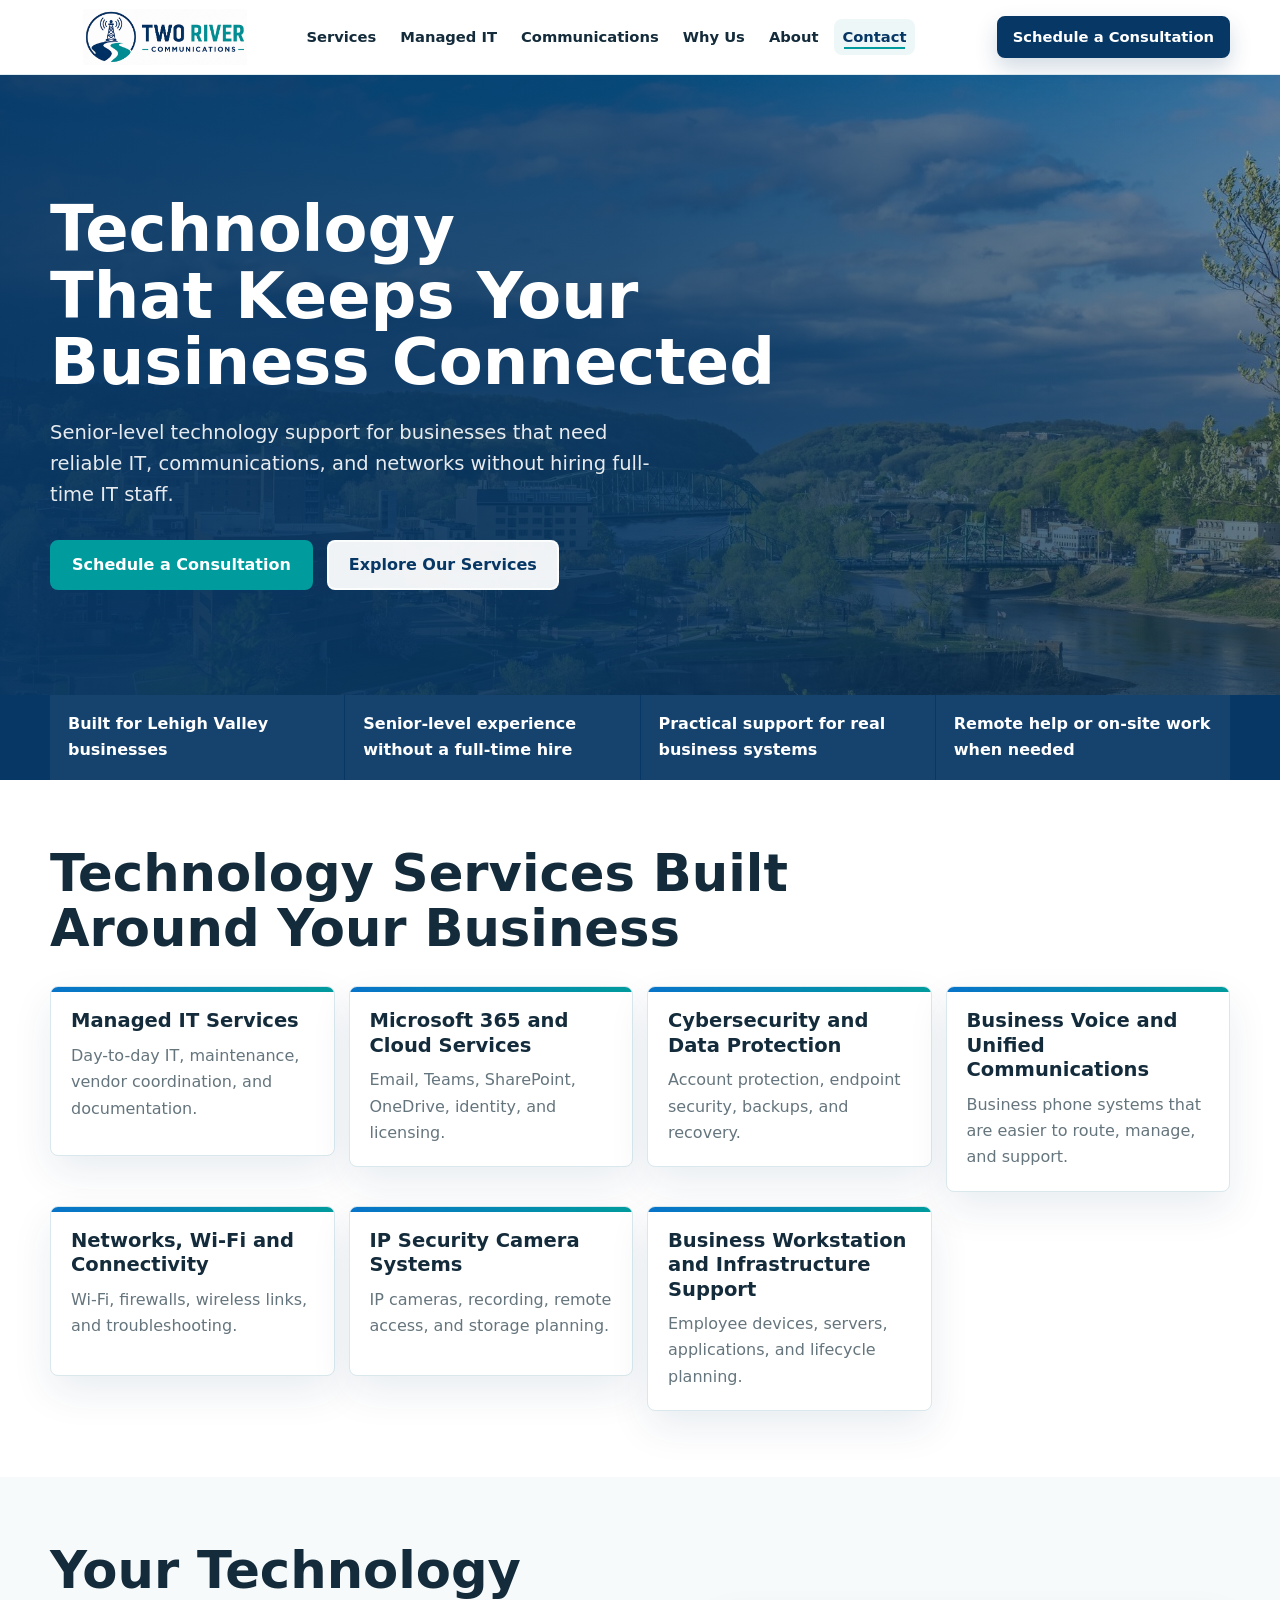
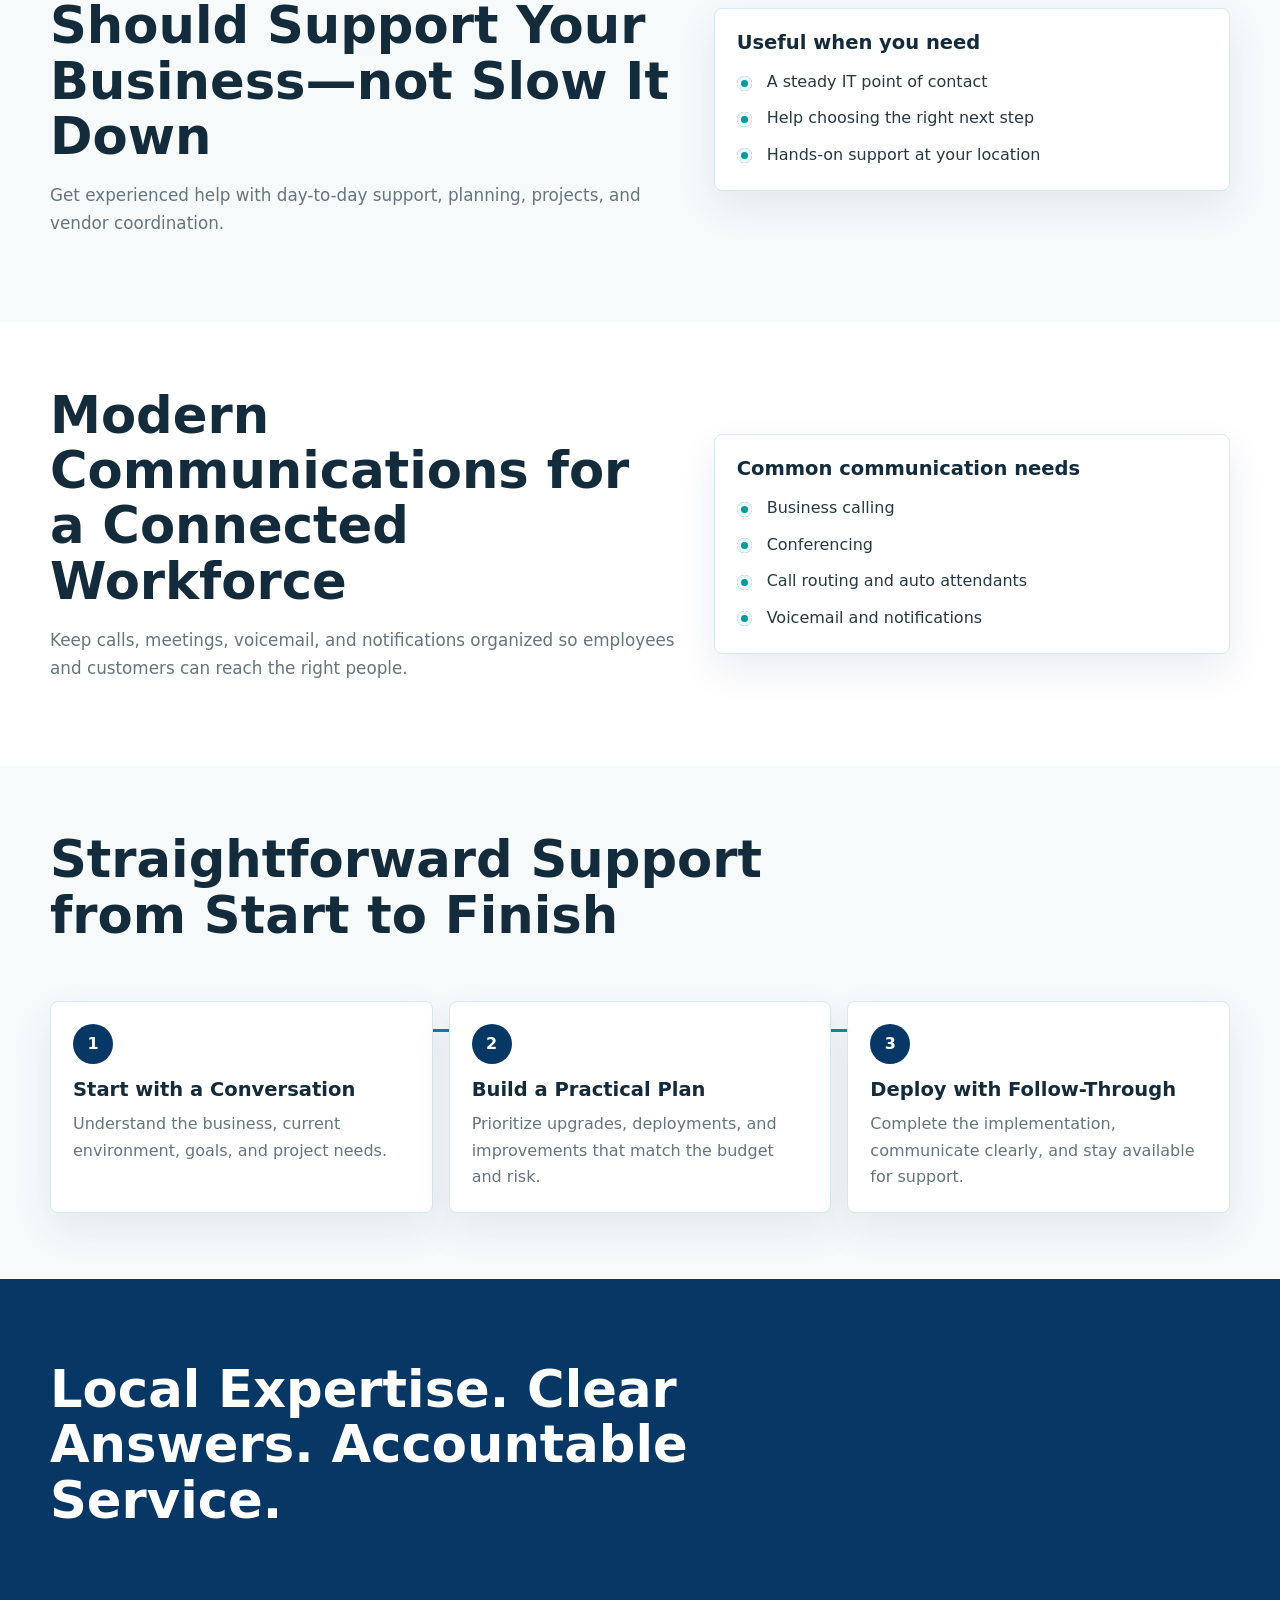
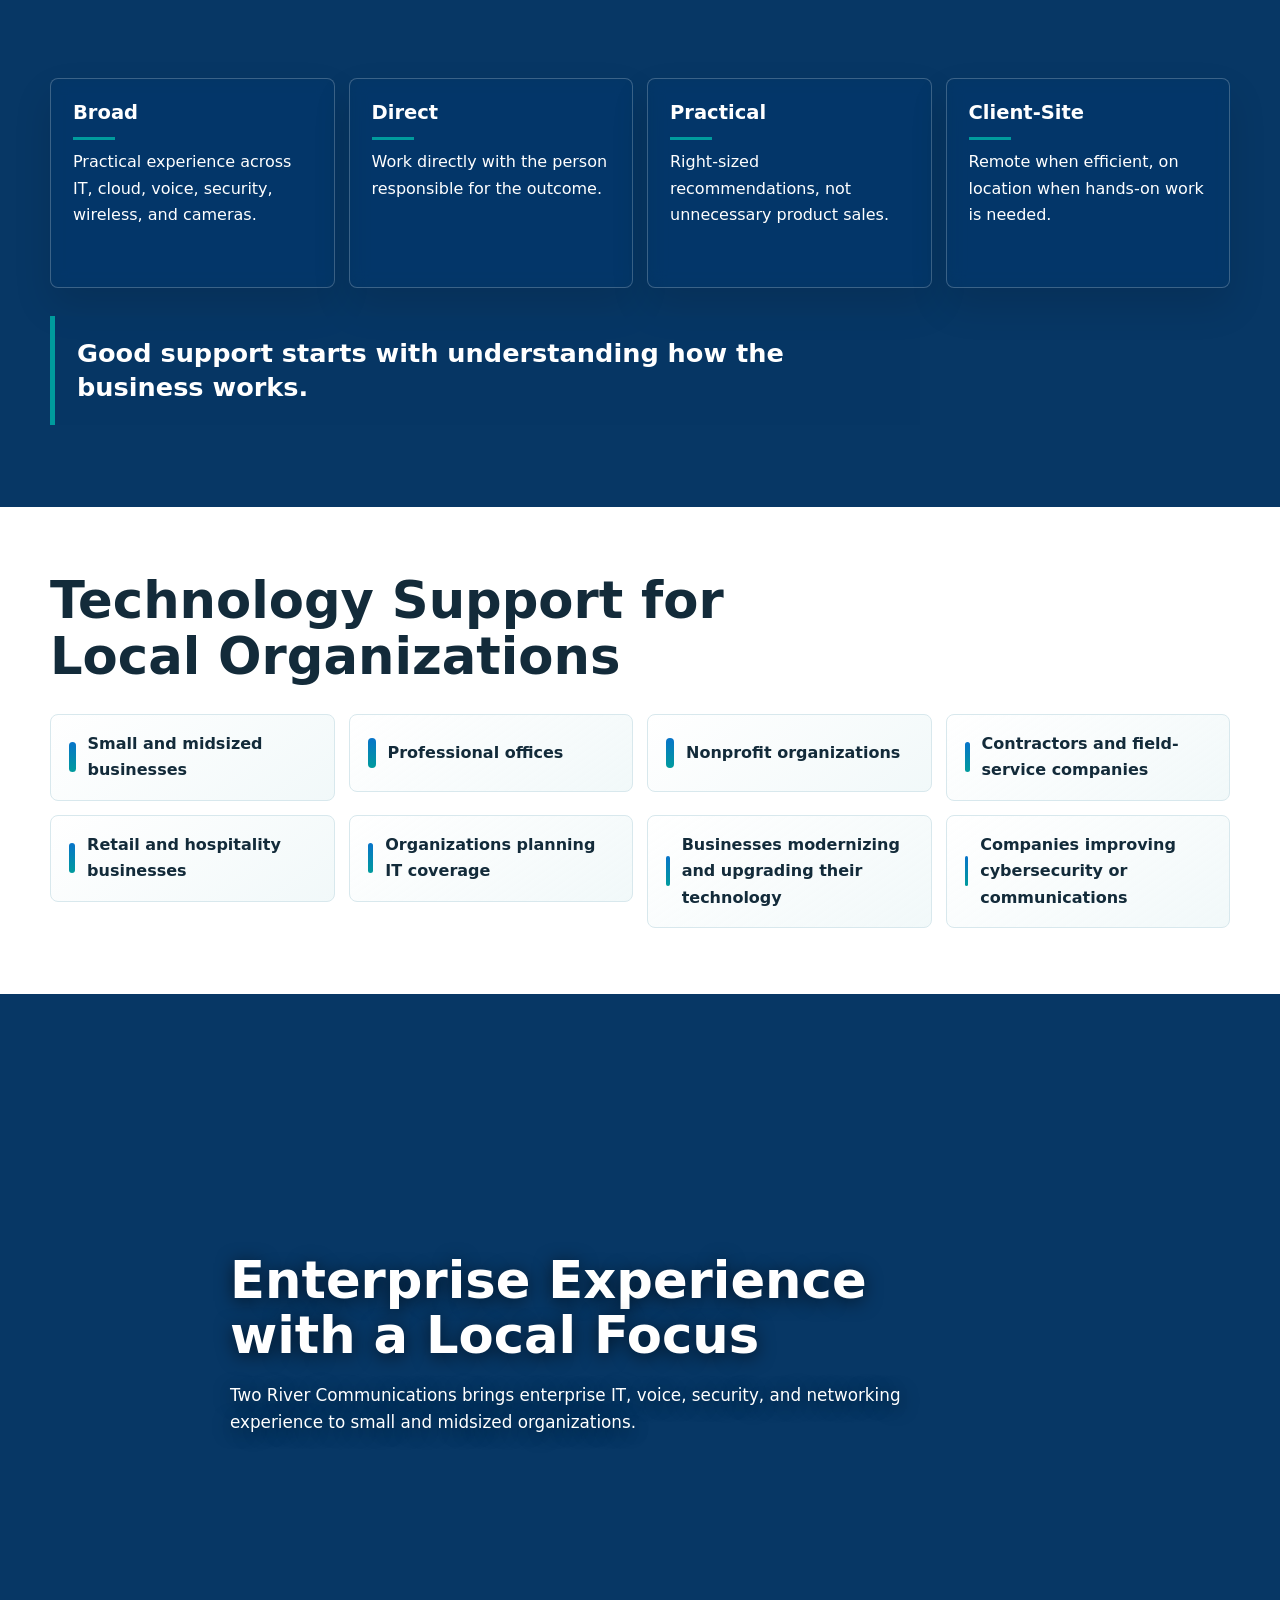
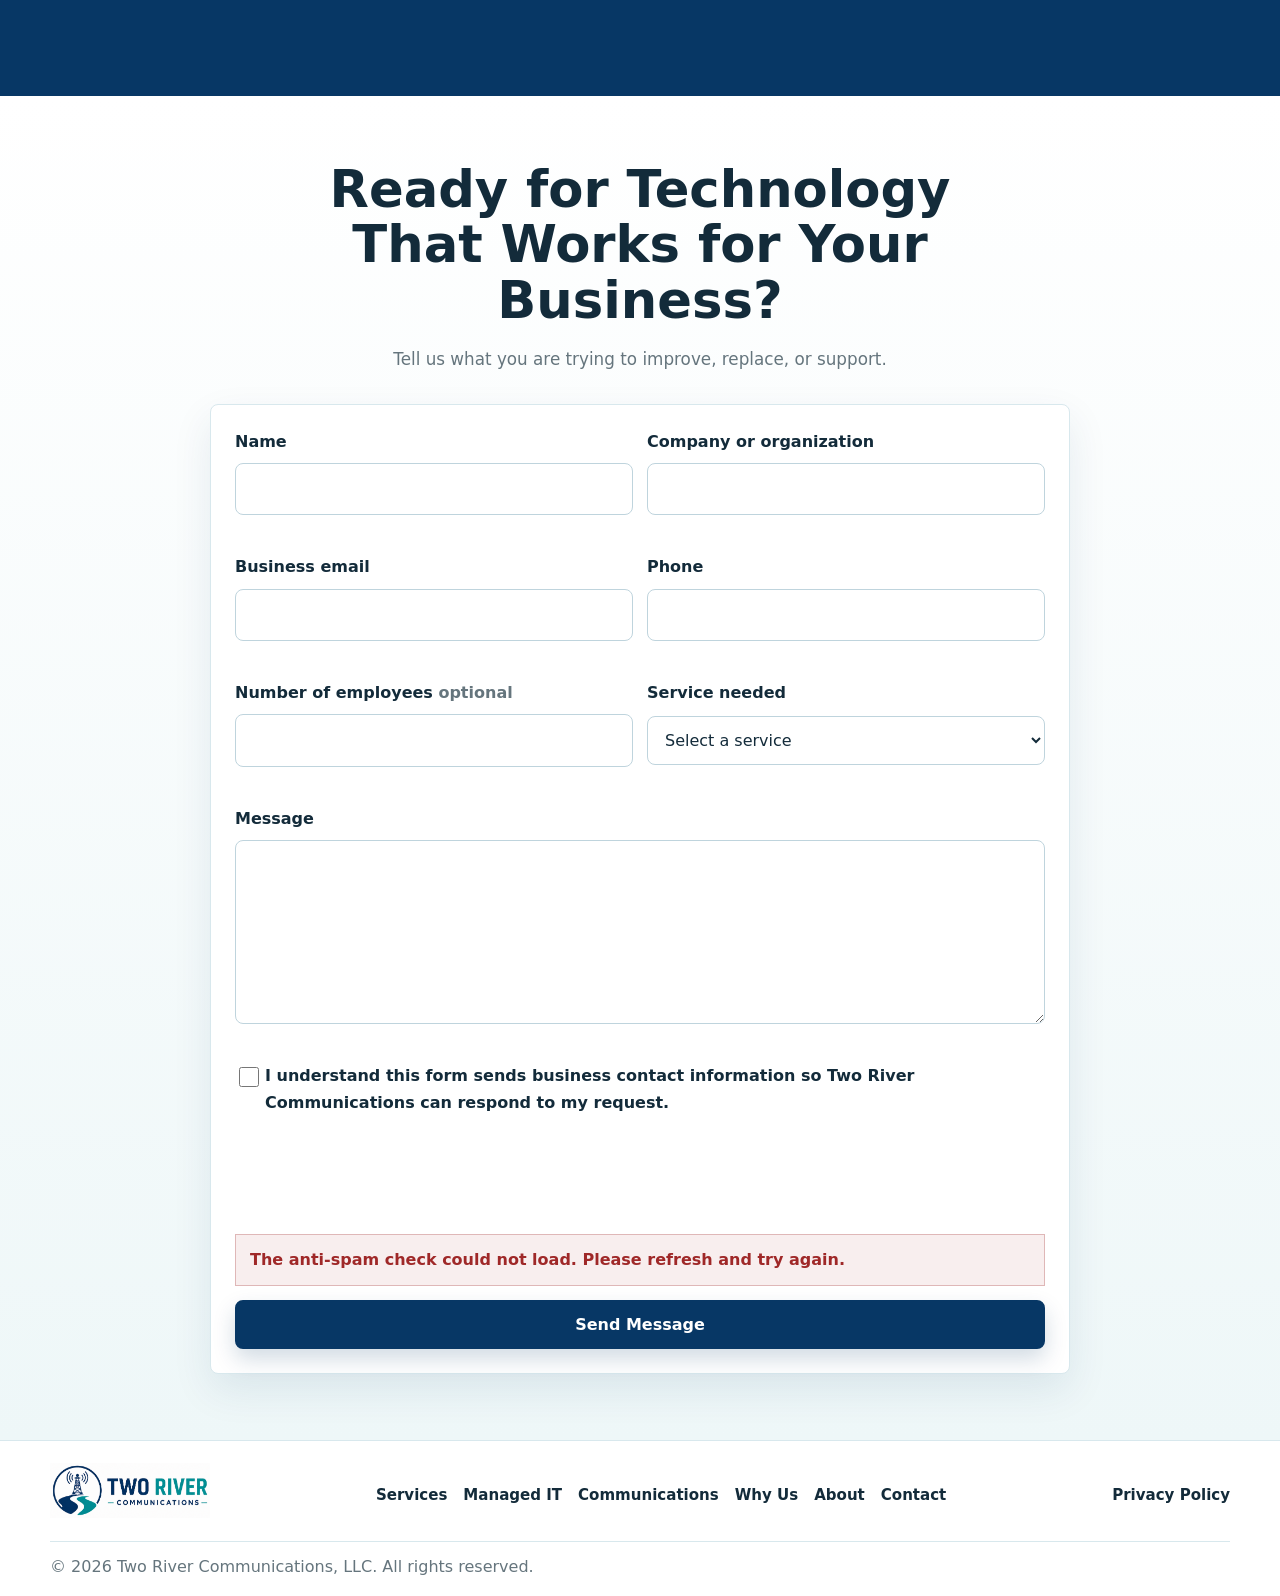
<file: index.html>
<!DOCTYPE html>
<html lang="en">
  <head>
    <meta charset="utf-8">
    <meta name="viewport" content="width=device-width, initial-scale=1">
    <title>Two River Communications | Business IT Support in the Lehigh Valley</title>
    <meta name="description" content="Two River Communications provides managed IT services, Microsoft 365 support, cybersecurity, business voice, networking, IP security camera systems, and connectivity for organizations in the Lehigh Valley and surrounding area.">
    <link rel="canonical" href="https://tworivercomms.com/">
    <meta property="og:type" content="website">
    <meta property="og:title" content="Two River Communications | Business IT Support in the Lehigh Valley">
    <meta property="og:description" content="Managed IT, Microsoft 365, cybersecurity, business voice, networking, IP security camera systems, and connectivity for the Lehigh Valley and surrounding area.">
    <meta property="og:url" content="https://tworivercomms.com/">
    <meta property="og:image" content="https://tworivercomms.com/assets/two-river-communications-logo.png">
    <meta name="twitter:card" content="summary_large_image">
    <meta name="twitter:title" content="Two River Communications | Business IT Support in the Lehigh Valley">
    <meta name="twitter:description" content="Responsive business IT, communications, camera system, and connectivity support for the Lehigh Valley and surrounding area.">
    <meta name="twitter:image" content="https://tworivercomms.com/assets/two-river-communications-logo.png">
    <link rel="icon" href="assets/two-river-communications-logo.png">
    <link rel="preload" href="assets/two-river-communications-logo.png" as="image">
    <link rel="preload" href="assets/lehigh-valley-river-view.jpg" as="image">
    <link rel="preload" href="assets/easton-circle.jpg" as="image">
    <link rel="stylesheet" href="css/styles.css">
    <script type="application/ld+json">
      {
        "@context": "https://schema.org",
        "@type": "ProfessionalService",
        "name": "Two River Communications",
        "legalName": "Two River Communications, LLC",
        "description": "Business technology and communications support for organizations in the Lehigh Valley and surrounding area.",
        "areaServed": [
          "Lehigh Valley, Pennsylvania"
        ]
      }
    </script>
  </head>
  <body>
    <a class="skip-link" href="#main">Skip to content</a>

    <header class="site-header" data-site-header>
      <div class="container header-inner">
        <a class="brand" href="#top" aria-label="Two River Communications top of page">
          <img src="assets/two-river-communications-logo.png" alt="Two River Communications logo" width="1158" height="396">
        </a>

        <button class="menu-toggle" type="button" aria-expanded="false" aria-controls="site-navigation" data-menu-toggle>
          <span class="menu-toggle__bar"></span>
          <span class="menu-toggle__bar"></span>
          <span class="menu-toggle__bar"></span>
          <span class="sr-only">Menu</span>
        </button>

        <nav class="site-nav" id="site-navigation" aria-label="Primary navigation" data-site-nav>
          <a href="#services">Services</a>
          <a href="#managed-it">Managed IT</a>
          <a href="#communications">Communications</a>
          <a href="#why">Why Us</a>
          <a href="#about">About</a>
          <a href="#contact">Contact</a>
          <a class="button button--small" href="#contact">Schedule a Consultation</a>
        </nav>
      </div>
    </header>

    <main id="main">
      <section class="hero section" id="top" aria-labelledby="hero-title">
        <div class="container hero-grid">
          <div class="hero-copy reveal">
            <h1 id="hero-title">Technology That Keeps Your Business Connected</h1>
            <p class="hero-lede">Senior-level technology support for businesses that need reliable IT, communications, and networks without hiring full-time IT staff.</p>
            <div class="hero-actions">
              <a class="button" href="#contact">Schedule a Consultation</a>
              <a class="button button--secondary" href="#services">Explore Our Services</a>
            </div>
          </div>
        </div>
      </section>

      <section class="trust-strip" aria-label="Company trust points">
        <div class="container trust-grid">
          <p>Built for Lehigh Valley businesses</p>
          <p>Senior-level experience without a full-time hire</p>
          <p>Practical support for real business systems</p>
          <p>Remote help or on-site work when needed</p>
        </div>
      </section>

      <section class="section" id="services" aria-labelledby="services-title">
        <div class="container">
          <div class="section-intro reveal">
            <h2 id="services-title">Technology Services Built Around Your Business</h2>
          </div>

          <div class="card-grid services-grid">
            <article class="service-card reveal" tabindex="0">
              <h3>Managed IT Services</h3>
              <p>Day-to-day IT, maintenance, vendor coordination, and documentation.</p>
            </article>

            <article class="service-card reveal" tabindex="0">
              <h3>Microsoft 365 and Cloud Services</h3>
              <p>Email, Teams, SharePoint, OneDrive, identity, and licensing.</p>
            </article>

            <article class="service-card reveal" tabindex="0">
              <h3>Cybersecurity and Data Protection</h3>
              <p>Account protection, endpoint security, backups, and recovery.</p>
            </article>

            <article class="service-card reveal" tabindex="0">
              <h3>Business Voice and Unified Communications</h3>
              <p>Business phone systems that are easier to route, manage, and support.</p>
            </article>

            <article class="service-card reveal" tabindex="0">
              <h3>Networks, Wi-Fi and Connectivity</h3>
              <p>Wi-Fi, firewalls, wireless links, and troubleshooting.</p>
            </article>

            <article class="service-card reveal" tabindex="0">
              <h3>IP Security Camera Systems</h3>
              <p>IP cameras, recording, remote access, and storage planning.</p>
            </article>

            <article class="service-card reveal" tabindex="0">
              <h3>Business Workstation and Infrastructure Support</h3>
              <p>Employee devices, servers, applications, and lifecycle planning.</p>
            </article>
          </div>
        </div>
      </section>

      <section class="section feature-band" id="managed-it" aria-labelledby="managed-it-title">
        <div class="container two-column">
          <div class="feature-copy reveal reveal--from-left">
            <h2 id="managed-it-title">Your Technology Should Support Your Business&mdash;not Slow It Down</h2>
            <p>Get experienced help with day-to-day support, planning, projects, and vendor coordination.</p>
          </div>
          <div class="check-panel reveal reveal--from-right">
            <h3>Useful when you need</h3>
            <ul class="check-list">
              <li>A steady IT point of contact</li>
              <li>Help choosing the right next step</li>
              <li>Hands-on support at your location</li>
            </ul>
          </div>
        </div>
      </section>

      <section class="section" id="communications" aria-labelledby="communications-title">
        <div class="container two-column">
          <div class="feature-copy reveal reveal--from-left">
            <h2 id="communications-title">Modern Communications for a Connected Workforce</h2>
            <p>Keep calls, meetings, voicemail, and notifications organized so employees and customers can reach the right people.</p>
          </div>
          <div class="check-panel reveal reveal--from-right">
            <h3>Common communication needs</h3>
            <ul class="check-list">
              <li>Business calling</li>
              <li>Conferencing</li>
              <li>Call routing and auto attendants</li>
              <li>Voicemail and notifications</li>
            </ul>
          </div>
        </div>
      </section>

      <section class="section process-section" aria-labelledby="process-title">
        <div class="container">
          <div class="section-intro reveal">
            <h2 id="process-title">Straightforward Support from Start to Finish</h2>
          </div>
          <ol class="timeline">
            <li class="reveal">
              <span class="timeline-number">1</span>
              <h3>Start with a Conversation</h3>
              <p>Understand the business, current environment, goals, and project needs.</p>
            </li>
            <li class="reveal">
              <span class="timeline-number">2</span>
              <h3>Build a Practical Plan</h3>
              <p>Prioritize upgrades, deployments, and improvements that match the budget and risk.</p>
            </li>
            <li class="reveal">
              <span class="timeline-number">3</span>
              <h3>Deploy with Follow-Through</h3>
              <p>Complete the implementation, communicate clearly, and stay available for support.</p>
            </li>
          </ol>
        </div>
      </section>

      <section class="section dark-section" id="why" aria-labelledby="why-title">
        <div class="container">
          <div class="section-intro reveal">
            <h2 id="why-title">Local Expertise. Clear Answers. Accountable Service.</h2>
          </div>
          <div class="benefit-grid">
            <article class="benefit-block reveal">
              <h3>Broad</h3>
              <p>Practical experience across IT, cloud, voice, security, wireless, and cameras.</p>
            </article>
            <article class="benefit-block reveal">
              <h3>Direct</h3>
              <p>Work directly with the person responsible for the outcome.</p>
            </article>
            <article class="benefit-block reveal">
              <h3>Practical</h3>
              <p>Right-sized recommendations, not unnecessary product sales.</p>
            </article>
            <article class="benefit-block reveal">
              <h3>Client-Site</h3>
              <p>Remote when efficient, on location when hands-on work is needed.</p>
            </article>
          </div>
          <p class="featured-statement reveal">Good support starts with understanding how the business works.</p>
        </div>
      </section>

      <section class="section" aria-labelledby="serve-title">
        <div class="container">
          <div class="section-intro reveal">
            <h2 id="serve-title">Technology Support for Local Organizations</h2>
          </div>
          <div class="industry-grid">
            <article class="industry-card reveal">Small and midsized businesses</article>
            <article class="industry-card reveal">Professional offices</article>
            <article class="industry-card reveal">Nonprofit organizations</article>
            <article class="industry-card reveal">Contractors and field-service companies</article>
            <article class="industry-card reveal">Retail and hospitality businesses</article>
            <article class="industry-card reveal">Organizations planning IT coverage</article>
            <article class="industry-card reveal">Businesses modernizing and upgrading their technology</article>
            <article class="industry-card reveal">Companies improving cybersecurity or communications</article>
          </div>
        </div>
      </section>

      <section class="section feature-band about-band" id="about" aria-labelledby="about-title">
        <div class="container narrow-section">
          <div class="feature-copy reveal">
            <h2 id="about-title">Enterprise Experience with a Local Focus</h2>
            <p>Two River Communications brings enterprise IT, voice, security, and networking experience to small and midsized organizations.</p>
          </div>
        </div>
      </section>

      <section class="section contact-section" id="contact" aria-labelledby="contact-title">
        <div class="container">
          <div class="section-intro contact-intro reveal">
            <h2 id="contact-title">Ready for Technology That Works for Your Business?</h2>
            <p>Tell us what you are trying to improve, replace, or support.</p>
          </div>

          <div class="contact-grid">
            <form class="contact-form reveal" action="/api/contact" method="post" novalidate data-contact-form>
              <div class="form-row">
                <label for="name">Name</label>
                <input id="name" name="name" type="text" autocomplete="name" required maxlength="100">
                <span class="field-error" id="name-error"></span>
              </div>
              <div class="form-row">
                <label for="company">Company or organization</label>
                <input id="company" name="company" type="text" autocomplete="organization" required maxlength="120">
                <span class="field-error" id="company-error"></span>
              </div>
              <div class="form-row">
                <label for="email">Business email</label>
                <input id="email" name="email" type="email" autocomplete="email" required maxlength="160">
                <span class="field-error" id="email-error"></span>
              </div>
              <div class="form-row">
                <label for="phone">Phone</label>
                <input id="phone" name="phone" type="tel" autocomplete="tel" required maxlength="40">
                <span class="field-error" id="phone-error"></span>
              </div>
              <div class="form-row">
                <label for="employees">Number of employees <span>optional</span></label>
                <input id="employees" name="employees" type="text" inputmode="numeric" maxlength="30">
                <span class="field-error" id="employees-error"></span>
              </div>
              <div class="form-row">
                <label for="service">Service needed</label>
                <select id="service" name="service" required>
                  <option value="">Select a service</option>
                  <option>Managed IT Services</option>
                  <option>Microsoft 365 or Cloud Services</option>
                  <option>Cybersecurity</option>
                  <option>Business Voice or VoIP</option>
                  <option>Network or Managed Wi-Fi</option>
                  <option>IP Security Camera Systems</option>
                  <option>Fixed Wireless or Connectivity</option>
                  <option>Workstation or Infrastructure Support</option>
                  <option>Technology Consulting</option>
                  <option>Other</option>
                </select>
                <span class="field-error" id="service-error"></span>
              </div>
              <div class="form-row form-row--full">
                <label for="message">Message</label>
                <textarea id="message" name="message" rows="6" required maxlength="2000"></textarea>
                <span class="field-error" id="message-error"></span>
              </div>
              <div class="form-row form-row--full checkbox-row">
                <input id="privacy" name="privacy" type="checkbox" required>
                <label for="privacy">I understand this form sends business contact information so Two River Communications can respond to my request.</label>
                <span class="field-error" id="privacy-error"></span>
              </div>
              <div class="form-row form-row--full turnstile-row" data-turnstile-row hidden>
                <div class="cf-turnstile" data-sitekey="0x4AAAAAAD-ZqJrwyuQvV1Kd" data-action="turnstile-spin-v2" data-turnstile-widget></div>
              </div>
              <div class="form-status" role="status" aria-live="polite" data-form-status></div>
              <div class="honeypot" aria-hidden="true">
                <label for="website">Website</label>
                <input id="website" name="website" type="text" tabindex="-1" autocomplete="off">
              </div>
              <button class="button" type="submit" data-submit-button>Send Message</button>
            </form>
          </div>
        </div>
      </section>
    </main>

    <footer class="site-footer">
      <div class="container footer-grid">
        <div>
          <a class="footer-brand" href="#top" aria-label="Two River Communications top of page">
            <img src="assets/two-river-communications-logo.png" alt="Two River Communications logo" width="1158" height="396" loading="lazy">
          </a>
        </div>
        <nav aria-label="Footer navigation">
          <a href="#services">Services</a>
          <a href="#managed-it">Managed IT</a>
          <a href="#communications">Communications</a>
          <a href="#why">Why Us</a>
          <a href="#about">About</a>
          <a href="#contact">Contact</a>
        </nav>
        <div class="footer-contact">
          <a href="#contact" data-footer-phone hidden>[PHONE NUMBER]</a>
          <a href="mailto:[EMAIL ADDRESS]" data-footer-email hidden>[EMAIL ADDRESS]</a>
          <a href="privacy-policy.html">Privacy Policy</a>
        </div>
      </div>
      <div class="container footer-bottom">
        <p>&copy; <span data-current-year></span> Two River Communications, LLC. All rights reserved.</p>
      </div>
    </footer>

    <script src="js/main.js" defer></script>
  </body>
</html>
</file>
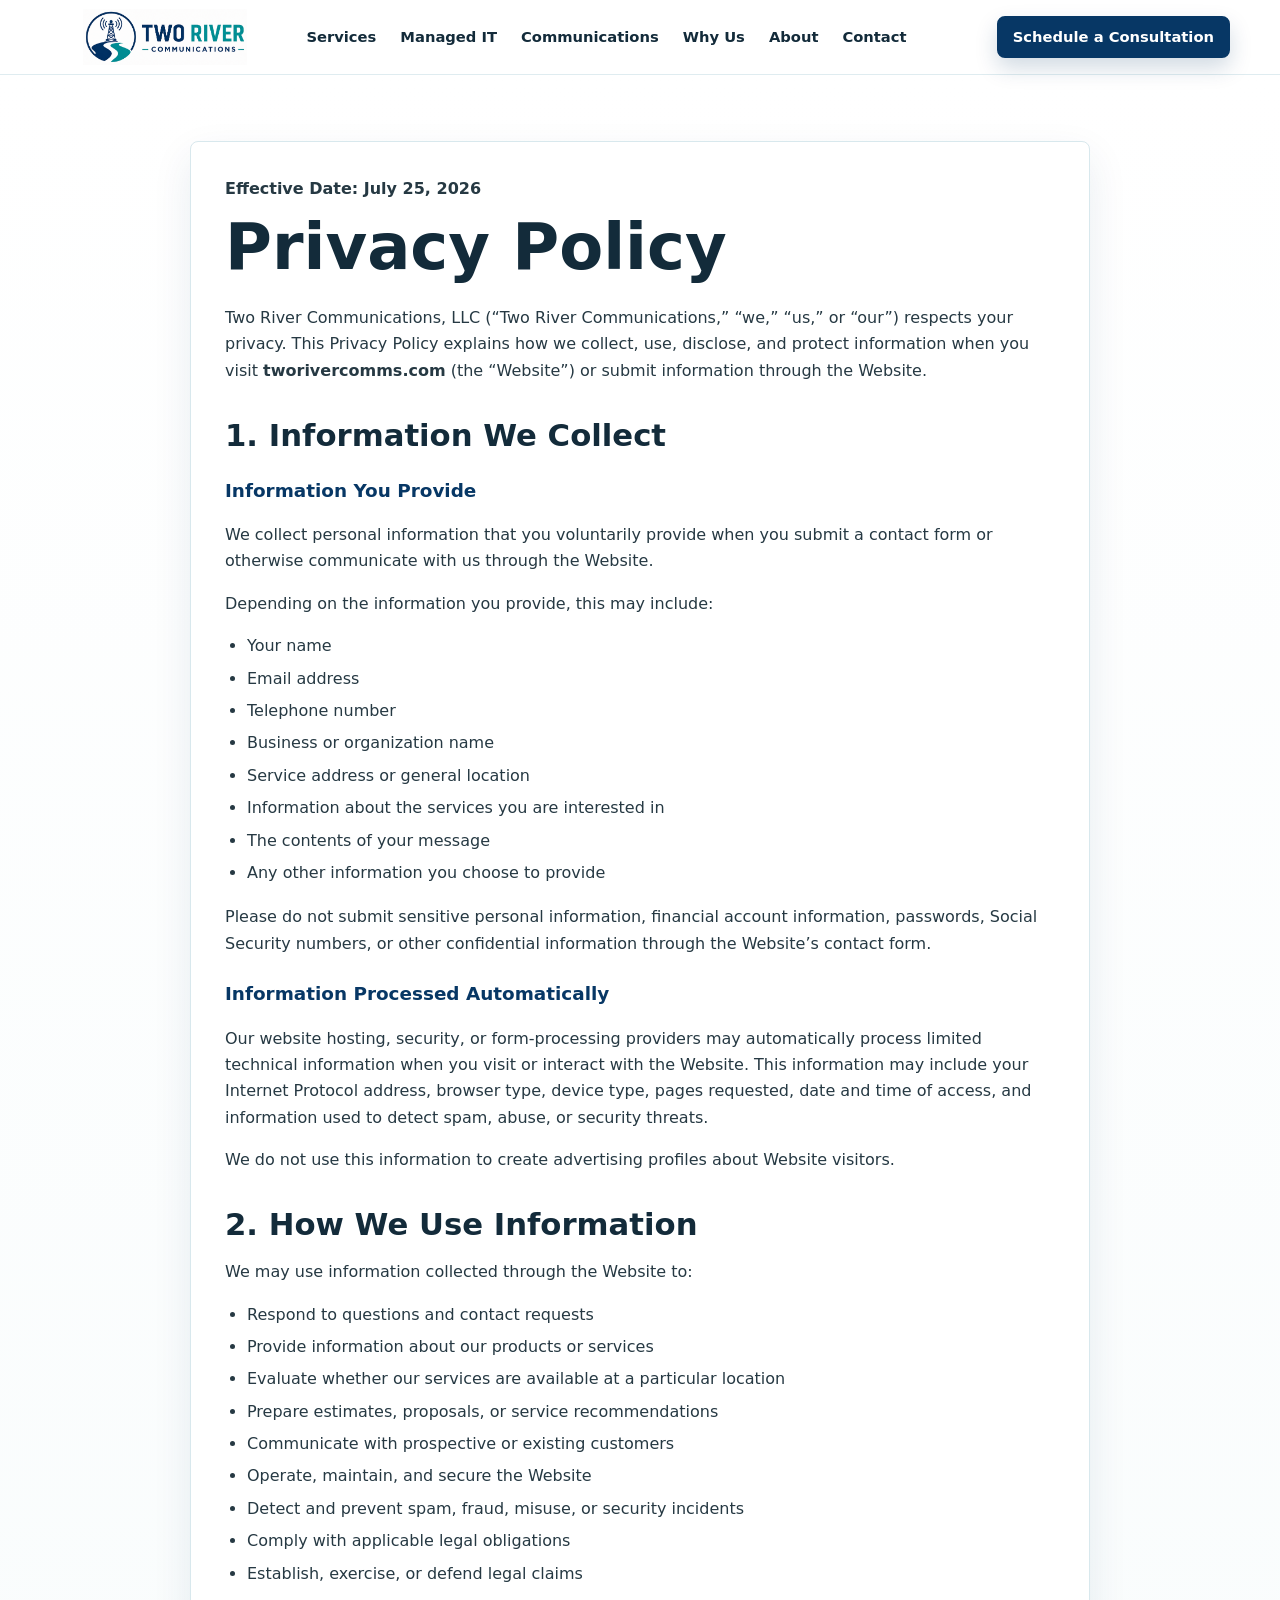
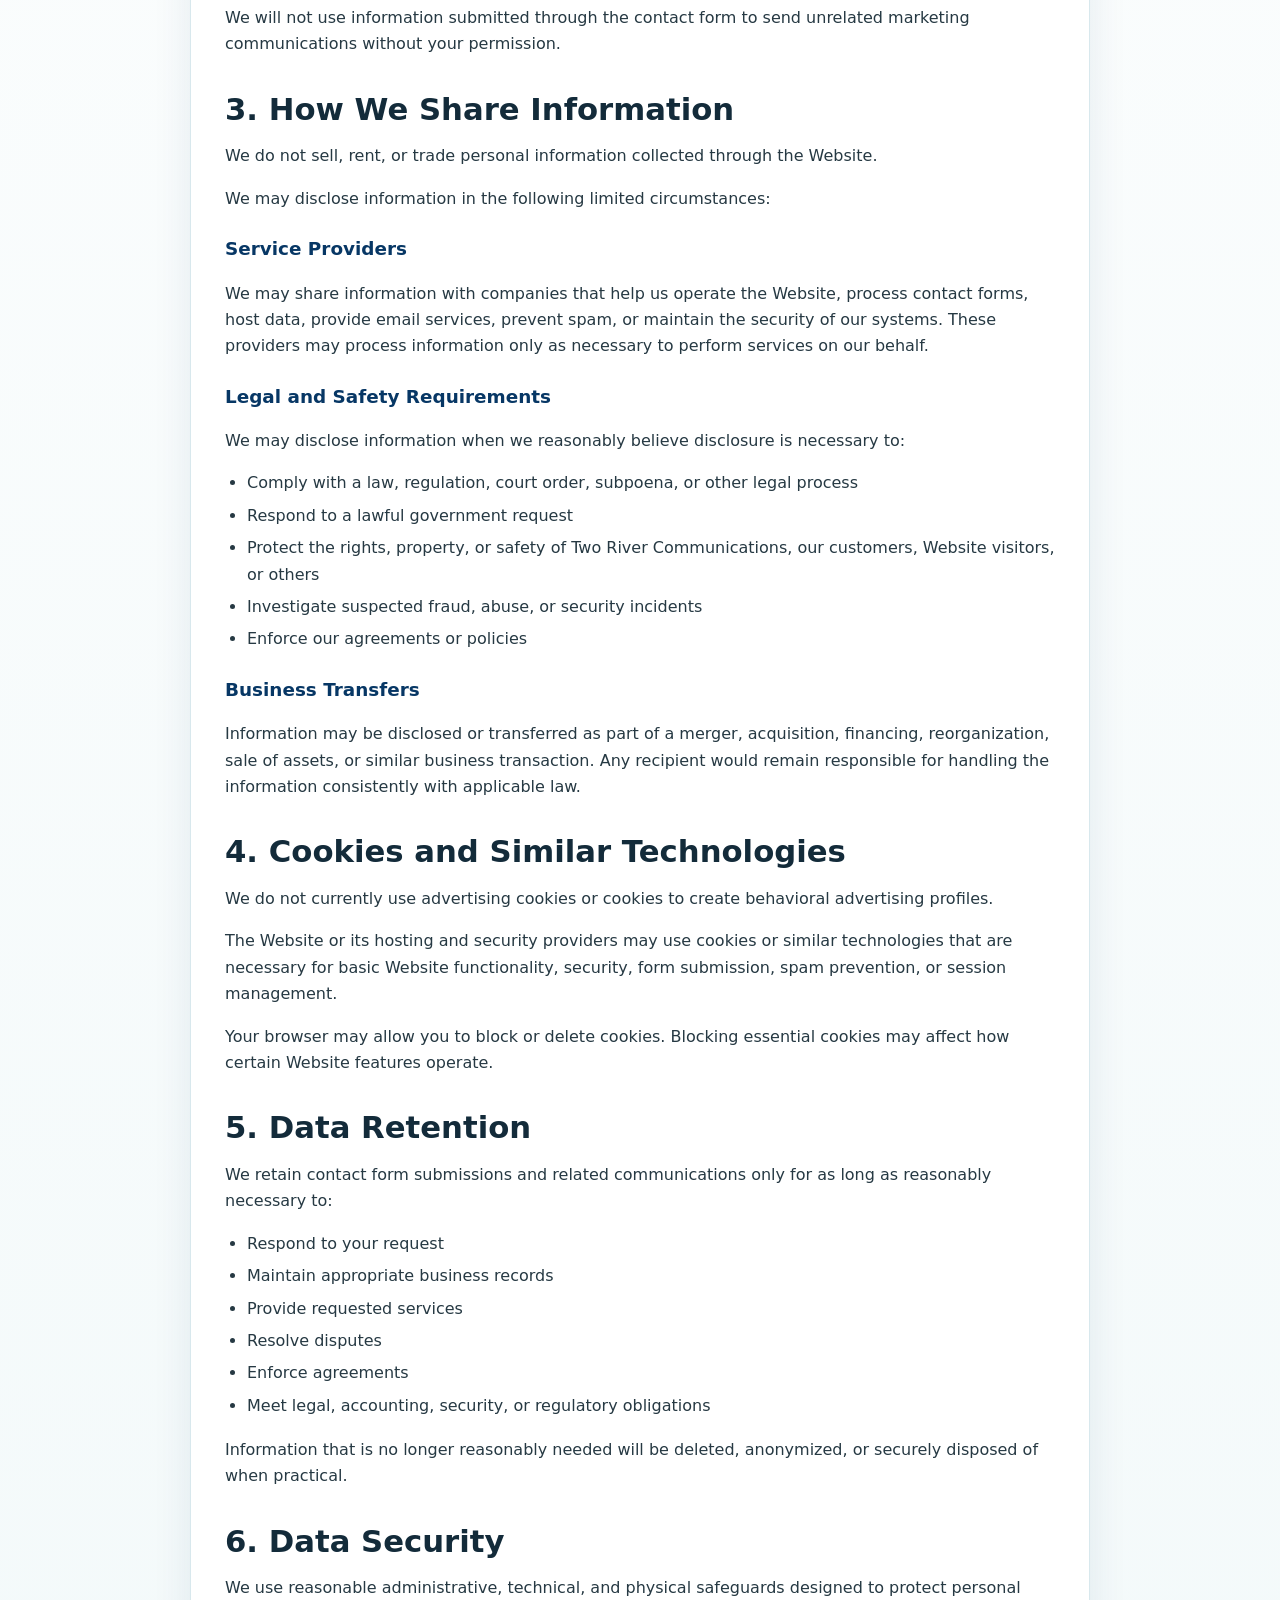
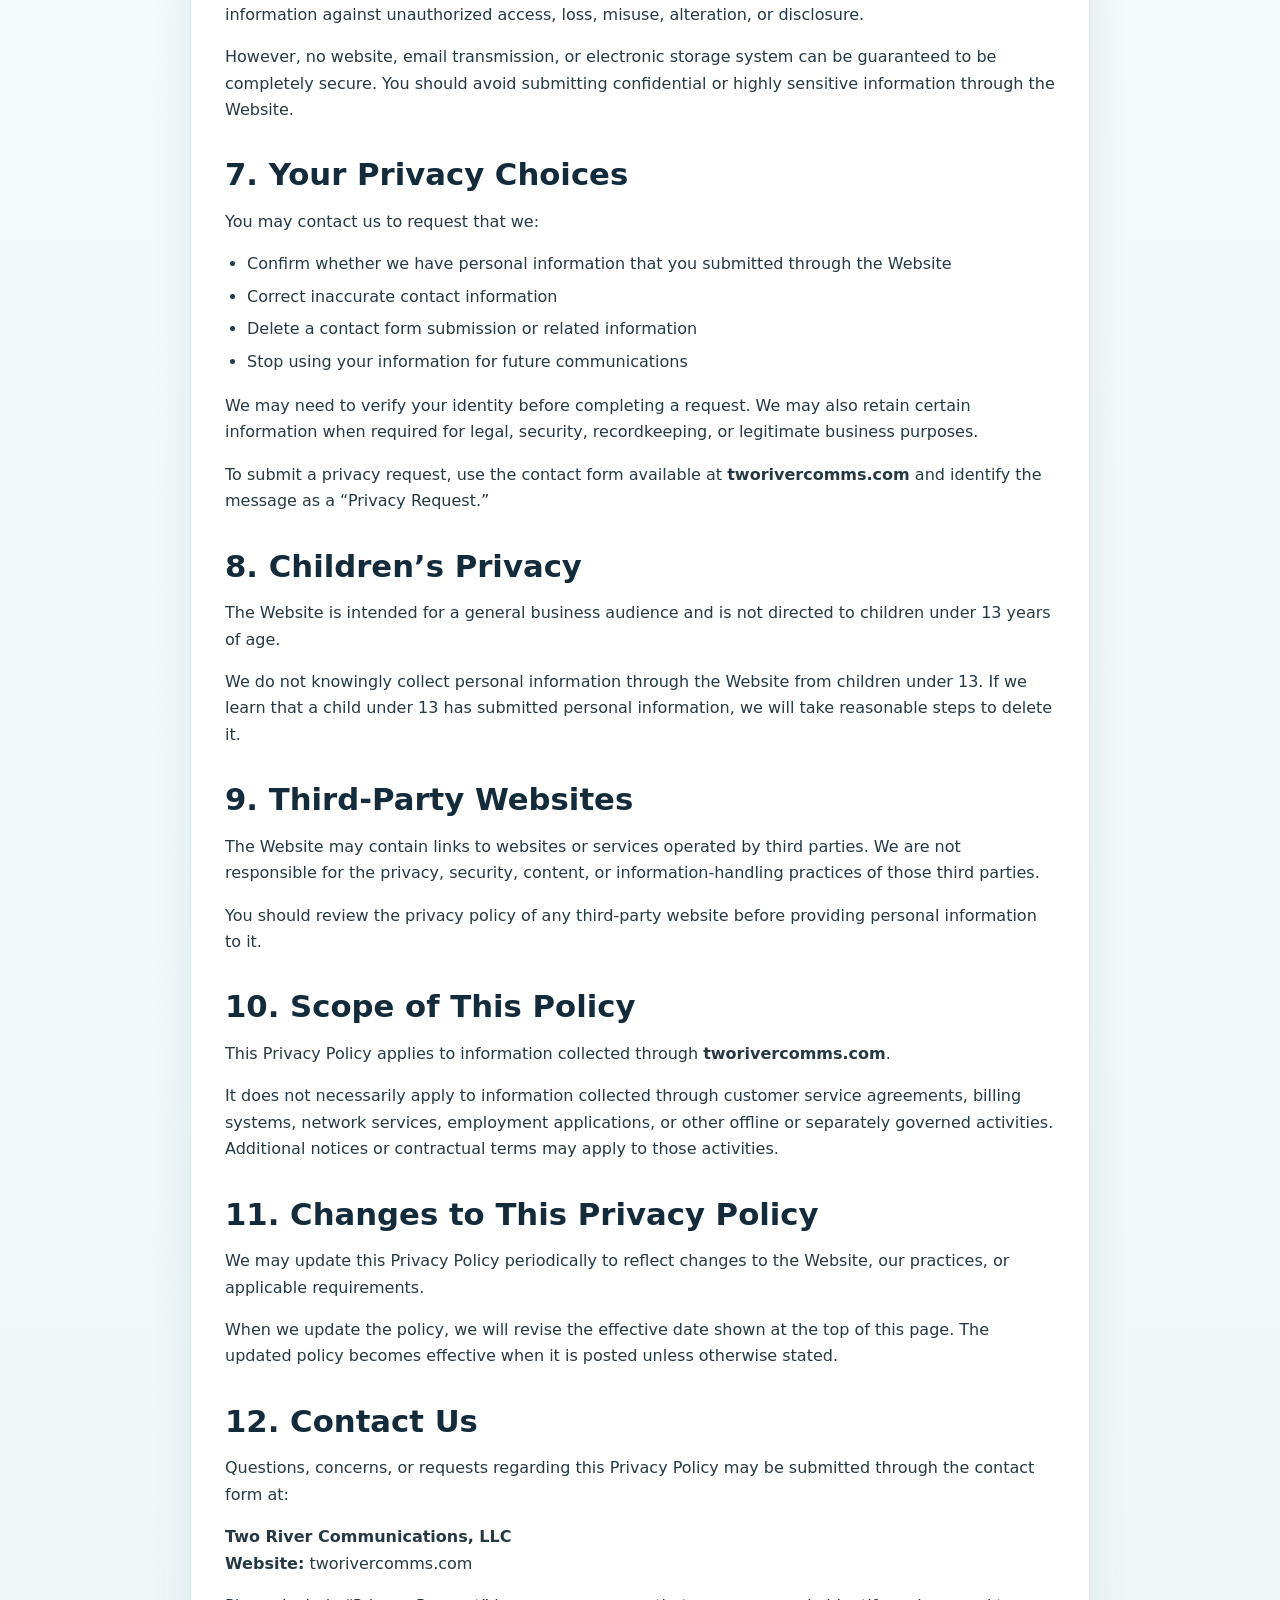
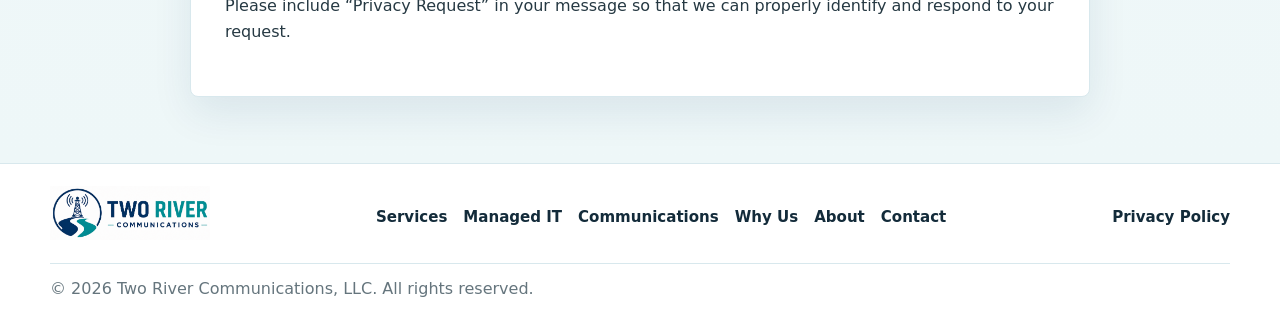
<file: privacy-policy.html>
<!DOCTYPE html>
<html lang="en">
  <head>
    <meta charset="utf-8">
    <meta name="viewport" content="width=device-width, initial-scale=1">
    <title>Privacy Policy | Two River Communications</title>
    <meta name="description" content="Privacy Policy for Two River Communications, LLC and tworivercomms.com.">
    <link rel="canonical" href="https://tworivercomms.com/privacy-policy.html">
    <link rel="icon" href="assets/two-river-communications-logo.png">
    <link rel="preload" href="assets/two-river-communications-logo.png" as="image">
    <link rel="stylesheet" href="css/styles.css">
  </head>
  <body>
    <a class="skip-link" href="#main">Skip to content</a>

    <header class="site-header" data-site-header>
      <div class="container header-inner">
        <a class="brand" href="index.html#top" aria-label="Two River Communications home">
          <img src="assets/two-river-communications-logo.png" alt="Two River Communications logo" width="1158" height="396">
        </a>

        <button class="menu-toggle" type="button" aria-expanded="false" aria-controls="site-navigation" data-menu-toggle>
          <span class="menu-toggle__bar"></span>
          <span class="menu-toggle__bar"></span>
          <span class="menu-toggle__bar"></span>
          <span class="sr-only">Menu</span>
        </button>

        <nav class="site-nav" id="site-navigation" aria-label="Primary navigation" data-site-nav>
          <a href="index.html#services">Services</a>
          <a href="index.html#managed-it">Managed IT</a>
          <a href="index.html#communications">Communications</a>
          <a href="index.html#why">Why Us</a>
          <a href="index.html#about">About</a>
          <a href="index.html#contact">Contact</a>
          <a class="button button--small" href="index.html#contact">Schedule a Consultation</a>
        </nav>
      </div>
    </header>

    <main id="main">
      <section class="section policy-section" aria-labelledby="privacy-title">
        <div class="container policy-content">
          <p class="policy-kicker">Effective Date: July 25, 2026</p>
          <h1 id="privacy-title">Privacy Policy</h1>

          <p>Two River Communications, LLC (&ldquo;Two River Communications,&rdquo; &ldquo;we,&rdquo; &ldquo;us,&rdquo; or &ldquo;our&rdquo;) respects your privacy. This Privacy Policy explains how we collect, use, disclose, and protect information when you visit <strong>tworivercomms.com</strong> (the &ldquo;Website&rdquo;) or submit information through the Website.</p>

          <h2>1. Information We Collect</h2>
          <h3>Information You Provide</h3>
          <p>We collect personal information that you voluntarily provide when you submit a contact form or otherwise communicate with us through the Website.</p>
          <p>Depending on the information you provide, this may include:</p>
          <ul>
            <li>Your name</li>
            <li>Email address</li>
            <li>Telephone number</li>
            <li>Business or organization name</li>
            <li>Service address or general location</li>
            <li>Information about the services you are interested in</li>
            <li>The contents of your message</li>
            <li>Any other information you choose to provide</li>
          </ul>
          <p>Please do not submit sensitive personal information, financial account information, passwords, Social Security numbers, or other confidential information through the Website&rsquo;s contact form.</p>

          <h3>Information Processed Automatically</h3>
          <p>Our website hosting, security, or form-processing providers may automatically process limited technical information when you visit or interact with the Website. This information may include your Internet Protocol address, browser type, device type, pages requested, date and time of access, and information used to detect spam, abuse, or security threats.</p>
          <p>We do not use this information to create advertising profiles about Website visitors.</p>

          <h2>2. How We Use Information</h2>
          <p>We may use information collected through the Website to:</p>
          <ul>
            <li>Respond to questions and contact requests</li>
            <li>Provide information about our products or services</li>
            <li>Evaluate whether our services are available at a particular location</li>
            <li>Prepare estimates, proposals, or service recommendations</li>
            <li>Communicate with prospective or existing customers</li>
            <li>Operate, maintain, and secure the Website</li>
            <li>Detect and prevent spam, fraud, misuse, or security incidents</li>
            <li>Comply with applicable legal obligations</li>
            <li>Establish, exercise, or defend legal claims</li>
          </ul>
          <p>We will not use information submitted through the contact form to send unrelated marketing communications without your permission.</p>

          <h2>3. How We Share Information</h2>
          <p>We do not sell, rent, or trade personal information collected through the Website.</p>
          <p>We may disclose information in the following limited circumstances:</p>

          <h3>Service Providers</h3>
          <p>We may share information with companies that help us operate the Website, process contact forms, host data, provide email services, prevent spam, or maintain the security of our systems. These providers may process information only as necessary to perform services on our behalf.</p>

          <h3>Legal and Safety Requirements</h3>
          <p>We may disclose information when we reasonably believe disclosure is necessary to:</p>
          <ul>
            <li>Comply with a law, regulation, court order, subpoena, or other legal process</li>
            <li>Respond to a lawful government request</li>
            <li>Protect the rights, property, or safety of Two River Communications, our customers, Website visitors, or others</li>
            <li>Investigate suspected fraud, abuse, or security incidents</li>
            <li>Enforce our agreements or policies</li>
          </ul>

          <h3>Business Transfers</h3>
          <p>Information may be disclosed or transferred as part of a merger, acquisition, financing, reorganization, sale of assets, or similar business transaction. Any recipient would remain responsible for handling the information consistently with applicable law.</p>

          <h2>4. Cookies and Similar Technologies</h2>
          <p>We do not currently use advertising cookies or cookies to create behavioral advertising profiles.</p>
          <p>The Website or its hosting and security providers may use cookies or similar technologies that are necessary for basic Website functionality, security, form submission, spam prevention, or session management.</p>
          <p>Your browser may allow you to block or delete cookies. Blocking essential cookies may affect how certain Website features operate.</p>

          <h2>5. Data Retention</h2>
          <p>We retain contact form submissions and related communications only for as long as reasonably necessary to:</p>
          <ul>
            <li>Respond to your request</li>
            <li>Maintain appropriate business records</li>
            <li>Provide requested services</li>
            <li>Resolve disputes</li>
            <li>Enforce agreements</li>
            <li>Meet legal, accounting, security, or regulatory obligations</li>
          </ul>
          <p>Information that is no longer reasonably needed will be deleted, anonymized, or securely disposed of when practical.</p>

          <h2>6. Data Security</h2>
          <p>We use reasonable administrative, technical, and physical safeguards designed to protect personal information against unauthorized access, loss, misuse, alteration, or disclosure.</p>
          <p>However, no website, email transmission, or electronic storage system can be guaranteed to be completely secure. You should avoid submitting confidential or highly sensitive information through the Website.</p>

          <h2>7. Your Privacy Choices</h2>
          <p>You may contact us to request that we:</p>
          <ul>
            <li>Confirm whether we have personal information that you submitted through the Website</li>
            <li>Correct inaccurate contact information</li>
            <li>Delete a contact form submission or related information</li>
            <li>Stop using your information for future communications</li>
          </ul>
          <p>We may need to verify your identity before completing a request. We may also retain certain information when required for legal, security, recordkeeping, or legitimate business purposes.</p>
          <p>To submit a privacy request, use the contact form available at <strong>tworivercomms.com</strong> and identify the message as a &ldquo;Privacy Request.&rdquo;</p>

          <h2>8. Children&rsquo;s Privacy</h2>
          <p>The Website is intended for a general business audience and is not directed to children under 13 years of age.</p>
          <p>We do not knowingly collect personal information through the Website from children under 13. If we learn that a child under 13 has submitted personal information, we will take reasonable steps to delete it.</p>

          <h2>9. Third-Party Websites</h2>
          <p>The Website may contain links to websites or services operated by third parties. We are not responsible for the privacy, security, content, or information-handling practices of those third parties.</p>
          <p>You should review the privacy policy of any third-party website before providing personal information to it.</p>

          <h2>10. Scope of This Policy</h2>
          <p>This Privacy Policy applies to information collected through <strong>tworivercomms.com</strong>.</p>
          <p>It does not necessarily apply to information collected through customer service agreements, billing systems, network services, employment applications, or other offline or separately governed activities. Additional notices or contractual terms may apply to those activities.</p>

          <h2>11. Changes to This Privacy Policy</h2>
          <p>We may update this Privacy Policy periodically to reflect changes to the Website, our practices, or applicable requirements.</p>
          <p>When we update the policy, we will revise the effective date shown at the top of this page. The updated policy becomes effective when it is posted unless otherwise stated.</p>

          <h2>12. Contact Us</h2>
          <p>Questions, concerns, or requests regarding this Privacy Policy may be submitted through the contact form at:</p>
          <p><strong>Two River Communications, LLC</strong><br><strong>Website:</strong> tworivercomms.com</p>
          <p>Please include &ldquo;Privacy Request&rdquo; in your message so that we can properly identify and respond to your request.</p>
        </div>
      </section>
    </main>

    <footer class="site-footer">
      <div class="container footer-grid">
        <div>
          <a class="footer-brand" href="index.html#top" aria-label="Two River Communications home">
            <img src="assets/two-river-communications-logo.png" alt="Two River Communications logo" width="1158" height="396" loading="lazy">
          </a>
        </div>
        <nav aria-label="Footer navigation">
          <a href="index.html#services">Services</a>
          <a href="index.html#managed-it">Managed IT</a>
          <a href="index.html#communications">Communications</a>
          <a href="index.html#why">Why Us</a>
          <a href="index.html#about">About</a>
          <a href="index.html#contact">Contact</a>
        </nav>
        <div class="footer-contact">
          <a href="index.html#contact" data-footer-phone hidden>[PHONE NUMBER]</a>
          <a href="mailto:[EMAIL ADDRESS]" data-footer-email hidden>[EMAIL ADDRESS]</a>
          <a href="privacy-policy.html" aria-current="page">Privacy Policy</a>
        </div>
      </div>
      <div class="container footer-bottom">
        <p>&copy; <span data-current-year></span> Two River Communications, LLC. All rights reserved.</p>
      </div>
    </footer>

    <script src="js/main.js" defer></script>
  </body>
</html>
</file>
<file: css/styles.css>
:root {
  --brand-navy: #073765;
  --brand-blue: #0874c9;
  --brand-teal: #009b9d;
  --brand-teal-dark: #087f84;
  --brand-dark: #132b3a;
  --brand-text: #263943;
  --brand-muted: #65757d;
  --brand-light: #eef7f8;
  --brand-surface: #f7fafb;
  --brand-white: #ffffff;
  --brand-line: #d8e8ed;
  --brand-warm: #d99b2b;
  --shadow-soft: 0 16px 40px rgba(7, 55, 101, 0.09);
  --shadow-card: 0 14px 32px rgba(19, 43, 58, 0.1);
  --radius: 8px;
  --container: 1180px;
  --header-height: 74px;
}

* {
  box-sizing: border-box;
}

html {
  scroll-behavior: smooth;
  scroll-padding-top: calc(var(--header-height) + 24px);
}

body {
  margin: 0;
  background: var(--brand-white);
  color: var(--brand-text);
  font-family: Inter, ui-sans-serif, system-ui, -apple-system, BlinkMacSystemFont, "Segoe UI", sans-serif;
  font-size: 16px;
  line-height: 1.65;
  text-rendering: optimizeLegibility;
}

body.menu-open {
  overflow: hidden;
}

img,
svg {
  max-width: 100%;
  display: block;
}

a {
  color: inherit;
  text-decoration: none;
}

a:hover {
  color: var(--brand-blue);
}

button,
input,
select,
textarea {
  font: inherit;
}

:focus-visible {
  outline: 3px solid rgba(0, 155, 157, 0.58);
  outline-offset: 4px;
}

.skip-link {
  position: fixed;
  top: 12px;
  left: 12px;
  z-index: 1000;
  padding: 10px 14px;
  background: var(--brand-navy);
  color: var(--brand-white);
  border-radius: var(--radius);
  transform: translateY(-140%);
  transition: transform 180ms ease;
}

.skip-link:focus {
  transform: translateY(0);
}

.sr-only {
  position: absolute;
  width: 1px;
  height: 1px;
  padding: 0;
  margin: -1px;
  overflow: hidden;
  clip: rect(0, 0, 0, 0);
  white-space: nowrap;
  border: 0;
}

.container {
  width: min(100% - 32px, var(--container));
  margin-inline: auto;
}

.section {
  padding: 66px 0;
}

.section-intro {
  max-width: 760px;
  margin-bottom: 30px;
}

.narrow-section {
  max-width: 820px;
}

.section-intro h2,
.feature-copy h2 {
  margin: 0 0 18px;
  color: var(--brand-dark);
  font-size: clamp(2rem, 4vw, 3.2rem);
  line-height: 1.08;
}

.section-intro h2:last-child,
.feature-copy h2:last-child {
  margin-bottom: 0;
}

.section-intro p,
.feature-copy p {
  margin: 0 0 18px;
  color: var(--brand-muted);
  font-size: 1.05rem;
}

.button {
  display: inline-flex;
  align-items: center;
  justify-content: center;
  min-height: 48px;
  padding: 13px 20px;
  border: 2px solid var(--brand-navy);
  border-radius: var(--radius);
  background: var(--brand-navy);
  color: var(--brand-white);
  font-weight: 800;
  line-height: 1.2;
  box-shadow: 0 10px 22px rgba(7, 55, 101, 0.18);
  transition: transform 180ms ease, box-shadow 180ms ease, background-color 180ms ease, border-color 180ms ease;
}

.button:hover,
.button:focus-visible {
  color: var(--brand-white);
  background: #052d55;
  border-color: #052d55;
  transform: translateY(-2px);
  box-shadow: 0 14px 28px rgba(7, 55, 101, 0.2);
}

.button--secondary {
  background: var(--brand-white);
  color: var(--brand-navy);
  border-color: var(--brand-line);
  box-shadow: none;
}

.button--secondary:hover,
.button--secondary:focus-visible {
  background: var(--brand-light);
  color: var(--brand-navy);
  border-color: var(--brand-teal);
}

.button--small {
  min-height: 42px;
  padding: 10px 14px;
  font-size: 0.92rem;
}

.site-header {
  position: sticky;
  top: 0;
  z-index: 100;
  min-height: var(--header-height);
  background: rgba(255, 255, 255, 0.94);
  border-bottom: 1px solid rgba(216, 232, 237, 0.8);
  backdrop-filter: blur(16px);
  transition: box-shadow 180ms ease, min-height 180ms ease;
}

.site-header.is-scrolled {
  box-shadow: 0 10px 28px rgba(7, 55, 101, 0.09);
}

.header-inner {
  min-height: var(--header-height);
  display: flex;
  align-items: center;
  justify-content: space-between;
  gap: 18px;
}

.brand,
.footer-brand {
  flex: 0 0 auto;
  display: inline-flex;
  align-items: center;
  background: var(--brand-white);
}

.brand {
  width: clamp(190px, 18vw, 240px);
  height: 56px;
  overflow: hidden;
}

.brand img {
  width: 100%;
  height: 100%;
  object-fit: contain;
}

.site-nav {
  flex: 1 1 auto;
  min-width: 0;
  display: flex;
  align-items: center;
  justify-content: flex-start;
  gap: 8px;
}

.site-nav a:not(.button) {
  flex: 0 0 auto;
  position: relative;
  padding: 9px 8px;
  border-radius: var(--radius);
  color: var(--brand-dark);
  font-size: 0.92rem;
  font-weight: 750;
  line-height: 1.2;
  white-space: nowrap;
}

.site-nav a:not(.button)::after {
  content: "";
  position: absolute;
  right: 10px;
  bottom: 6px;
  left: 10px;
  height: 2px;
  background: var(--brand-teal);
  transform: scaleX(0);
  transform-origin: center;
  transition: transform 180ms ease;
}

.site-nav .button {
  flex: 0 0 auto;
  margin-left: auto;
  white-space: nowrap;
}

.site-nav a:not(.button):hover,
.site-nav a:not(.button).is-active {
  color: var(--brand-navy);
  background: var(--brand-light);
}

.site-nav a:not(.button).is-active::after {
  transform: scaleX(1);
}

.menu-toggle {
  display: none;
  width: 46px;
  height: 46px;
  padding: 11px;
  border: 1px solid var(--brand-line);
  border-radius: var(--radius);
  background: var(--brand-white);
}

.menu-toggle__bar {
  display: block;
  width: 100%;
  height: 2px;
  margin: 5px 0;
  background: var(--brand-navy);
  transition: transform 180ms ease, opacity 180ms ease;
}

.menu-toggle[aria-expanded="true"] .menu-toggle__bar:nth-child(1) {
  transform: translateY(7px) rotate(45deg);
}

.menu-toggle[aria-expanded="true"] .menu-toggle__bar:nth-child(2) {
  opacity: 0;
}

.menu-toggle[aria-expanded="true"] .menu-toggle__bar:nth-child(3) {
  transform: translateY(-7px) rotate(-45deg);
}

.hero {
  position: relative;
  min-height: min(620px, calc(100svh - var(--header-height)));
  display: flex;
  align-items: center;
  padding: 92px 0 76px;
  overflow: hidden;
  background:
    linear-gradient(90deg, rgba(7, 55, 101, 0.92) 0%, rgba(7, 55, 101, 0.78) 48%, rgba(7, 55, 101, 0.34) 100%),
    linear-gradient(180deg, rgba(19, 43, 58, 0.18), rgba(19, 43, 58, 0.56)),
    url("../assets/lehigh-valley-river-view.jpg") center 58% / cover no-repeat fixed,
    var(--brand-navy);
}

.hero-grid {
  position: relative;
}

.hero-copy {
  max-width: 760px;
}

h1 {
  margin: 0 0 22px;
  color: var(--brand-white);
  font-size: clamp(2.35rem, 5vw, 4.4rem);
  line-height: 1.04;
  text-wrap: balance;
}

.hero-lede {
  max-width: 610px;
  margin: 0 0 30px;
  color: rgba(255, 255, 255, 0.9);
  font-size: clamp(1.05rem, 1.6vw, 1.22rem);
  line-height: 1.58;
}

.hero .button {
  border-color: var(--brand-teal);
  background: var(--brand-teal);
  color: var(--brand-white);
}

.hero .button:hover,
.hero .button:focus-visible {
  border-color: #00b3b4;
  background: #00a9aa;
}

.hero .button--secondary {
  border-color: rgba(255, 255, 255, 0.72);
  background: rgba(255, 255, 255, 0.94);
  color: var(--brand-navy);
}

.hero .button--secondary:hover,
.hero .button--secondary:focus-visible {
  border-color: var(--brand-white);
  background: var(--brand-white);
  color: var(--brand-navy);
}

.hero-actions {
  display: flex;
  flex-wrap: wrap;
  gap: 14px;
  align-items: center;
}

.trust-strip {
  position: relative;
  background: var(--brand-navy);
  color: var(--brand-white);
}

.trust-grid {
  display: grid;
  grid-template-columns: repeat(4, minmax(0, 1fr));
  gap: 1px;
}

.trust-grid p {
  min-height: 66px;
  display: flex;
  align-items: center;
  margin: 0;
  padding: 16px 18px;
  background: rgba(255, 255, 255, 0.06);
  font-weight: 750;
}

.card-grid,
.benefit-grid,
.industry-grid {
  display: grid;
  gap: 14px;
  align-items: start;
}

.services-grid {
  grid-template-columns: repeat(4, minmax(0, 1fr));
}

.service-card,
.benefit-block,
.industry-card,
.check-panel,
.about-points,
.contact-form {
  border: 1px solid var(--brand-line);
  border-radius: var(--radius);
  background: var(--brand-white);
  box-shadow: var(--shadow-soft);
}

.service-card {
  position: relative;
  min-height: 170px;
  padding: 22px 20px 20px;
  overflow: hidden;
  transition: transform 180ms ease, box-shadow 180ms ease, border-color 180ms ease;
}

.service-card::before {
  content: "";
  position: absolute;
  inset: 0 0 auto;
  height: 5px;
  background: linear-gradient(90deg, var(--brand-blue), var(--brand-teal));
}

.service-card:hover,
.service-card:focus-visible {
  border-color: rgba(0, 155, 157, 0.6);
  box-shadow: var(--shadow-card);
  transform: translateY(-4px);
}

.service-card h3,
.benefit-block h3,
.check-panel h3,
.about-points h3,
.timeline h3 {
  margin: 0 0 9px;
  color: var(--brand-dark);
  font-size: 1.22rem;
  line-height: 1.25;
}

.service-card p,
.benefit-block p,
.timeline p {
  margin: 0;
  color: var(--brand-muted);
}

.feature-band,
.process-section {
  background: var(--brand-surface);
}

.about-band {
  min-height: clamp(560px, 78svh, 760px);
  display: flex;
  align-items: center;
  background:
    linear-gradient(90deg, rgba(7, 55, 101, 0.82), rgba(7, 55, 101, 0.4)),
    linear-gradient(180deg, rgba(7, 55, 101, 0.1), rgba(7, 55, 101, 0.62)),
    url("../assets/easton-circle.jpg") center 46% / cover no-repeat fixed,
    var(--brand-navy);
}

.about-band .feature-copy {
  max-width: 720px;
  padding: 0;
}

.about-band .feature-copy h2,
.about-band .feature-copy p {
  color: var(--brand-white);
  text-shadow: 0 3px 18px rgba(0, 0, 0, 0.64);
}

.about-band .feature-copy p {
  margin-bottom: 0;
}

.two-column,
.about-grid {
  display: grid;
  grid-template-columns: minmax(0, 1fr) minmax(320px, 0.82fr);
  gap: 34px;
  align-items: center;
}

.two-column--reverse {
  grid-template-columns: minmax(320px, 0.88fr) minmax(0, 1fr);
}

.check-panel,
.about-points {
  padding: 22px;
}

.check-list {
  display: grid;
  gap: 10px;
  padding: 0;
  margin: 14px 0 0;
  list-style: none;
}

.check-list li {
  position: relative;
  padding-left: 30px;
  color: var(--brand-text);
}

.check-list li::before {
  content: "";
  position: absolute;
  top: 0.42em;
  left: 0;
  width: 15px;
  height: 15px;
  border-radius: 50%;
  background: var(--brand-teal);
  box-shadow: inset 0 0 0 4px var(--brand-light);
}

.timeline {
  position: relative;
  display: grid;
  grid-template-columns: repeat(3, minmax(0, 1fr));
  gap: 16px;
  padding: 28px 0 0;
  margin: 0;
  list-style: none;
  counter-reset: steps;
}

.timeline::before {
  content: "";
  position: absolute;
  top: 56px;
  right: 14%;
  left: 14%;
  height: 3px;
  background: linear-gradient(90deg, var(--brand-blue), var(--brand-teal));
}

.timeline li {
  position: relative;
  z-index: 1;
  padding: 22px;
  border: 1px solid var(--brand-line);
  border-radius: var(--radius);
  background: var(--brand-white);
  box-shadow: var(--shadow-soft);
}

.timeline-number {
  width: 40px;
  height: 40px;
  display: grid;
  place-items: center;
  margin-bottom: 14px;
  border-radius: 50%;
  background: var(--brand-navy);
  color: var(--brand-white);
  font-weight: 850;
}

.dark-section {
  min-height: clamp(760px, 92svh, 980px);
  display: flex;
  align-items: center;
  background:
    linear-gradient(90deg, rgba(7, 55, 101, 0.76), rgba(7, 55, 101, 0.34)),
    linear-gradient(180deg, rgba(7, 55, 101, 0.18), rgba(7, 55, 101, 0.74) 68%, rgba(7, 55, 101, 0.88)),
    url("../assets/lehigh-river-bridge.jpg") center 42% / cover no-repeat fixed,
    var(--brand-navy);
  color: var(--brand-white);
}

.dark-section .section-intro {
  margin-bottom: clamp(86px, 12vw, 150px);
}

.dark-section .section-intro h2,
.dark-section .section-intro p {
  color: var(--brand-white);
}

.benefit-grid {
  grid-template-columns: repeat(4, minmax(0, 1fr));
}

.benefit-block {
  min-height: 210px;
  padding: 22px;
  background: rgba(7, 55, 101, 0.54);
  border-color: rgba(255, 255, 255, 0.22);
  box-shadow: 0 18px 38px rgba(0, 0, 0, 0.12);
  backdrop-filter: blur(8px) saturate(120%);
}

.benefit-block h3,
.benefit-block p {
  color: var(--brand-white);
}

.benefit-block h3::after {
  content: "";
  display: block;
  width: 42px;
  height: 3px;
  margin-top: 12px;
  background: var(--brand-teal);
}

.featured-statement {
  max-width: 870px;
  margin: 28px 0 0;
  padding: 20px 22px;
  border-left: 5px solid var(--brand-teal);
  background: rgba(7, 55, 101, 0.56);
  color: var(--brand-white);
  font-size: clamp(1.25rem, 2vw, 1.7rem);
  font-weight: 800;
  line-height: 1.35;
}

.dark-section .benefit-block:nth-child(2) {
  transition-delay: 90ms;
}

.dark-section .benefit-block:nth-child(3) {
  transition-delay: 180ms;
}

.dark-section .benefit-block:nth-child(4) {
  transition-delay: 270ms;
}

.dark-section .featured-statement {
  transition-delay: 340ms;
}

.industry-grid {
  grid-template-columns: repeat(4, minmax(0, 1fr));
}

.industry-card {
  min-height: 78px;
  display: flex;
  align-items: center;
  padding: 16px 18px;
  color: var(--brand-dark);
  font-weight: 800;
  box-shadow: none;
  background:
    linear-gradient(145deg, rgba(255, 255, 255, 0.94), rgba(238, 247, 248, 0.8)),
    var(--brand-white);
}

.industry-card::before {
  content: "";
  width: 8px;
  height: 30px;
  margin-right: 12px;
  border-radius: 999px;
  background: linear-gradient(var(--brand-blue), var(--brand-teal));
}

.policy-section {
  background: linear-gradient(180deg, var(--brand-white), var(--brand-light));
}

.policy-content {
  max-width: 900px;
  padding: 34px;
  border: 1px solid var(--brand-line);
  border-radius: var(--radius);
  background: var(--brand-white);
  box-shadow: var(--shadow-soft);
}

.policy-kicker {
  margin: 0 0 12px;
  color: var(--brand-teal-dark);
  font-weight: 850;
}

.policy-content h1 {
  margin: 0 0 24px;
  color: var(--brand-dark);
  font-size: clamp(2.4rem, 5vw, 4rem);
  line-height: 1.04;
}

.policy-content h2 {
  margin: 34px 0 12px;
  color: var(--brand-dark);
  font-size: clamp(1.45rem, 2.4vw, 2rem);
  line-height: 1.16;
}

.policy-content h3 {
  margin: 22px 0 10px;
  color: var(--brand-navy);
  font-size: 1.15rem;
}

.policy-content p,
.policy-content li {
  color: var(--brand-text);
}

.policy-content ul {
  display: grid;
  gap: 6px;
  padding-left: 22px;
  margin: 0 0 18px;
}

.contact-section {
  background: linear-gradient(180deg, var(--brand-white), var(--brand-light));
}

.contact-intro {
  margin-inline: auto;
  text-align: center;
}

.contact-grid {
  max-width: 860px;
  margin-inline: auto;
}

.contact-form {
  display: grid;
  grid-template-columns: repeat(2, minmax(0, 1fr));
  gap: 14px;
  padding: 24px;
}

.form-row {
  display: grid;
  gap: 8px;
}

.form-row--full,
.checkbox-row,
.form-status,
.contact-form .button {
  grid-column: 1 / -1;
}

label {
  color: var(--brand-dark);
  font-weight: 800;
}

label span {
  color: var(--brand-muted);
  font-weight: 650;
}

input,
select,
textarea {
  width: 100%;
  min-height: 48px;
  border: 1px solid #bfd4dd;
  border-radius: var(--radius);
  background: var(--brand-white);
  color: var(--brand-dark);
  padding: 12px 13px;
  transition: border-color 180ms ease, box-shadow 180ms ease;
}

textarea {
  min-height: 150px;
  resize: vertical;
}

input:focus,
select:focus,
textarea:focus {
  border-color: var(--brand-teal);
  box-shadow: 0 0 0 4px rgba(0, 155, 157, 0.14);
  outline: none;
}

[aria-invalid="true"] {
  border-color: #b73535;
}

.field-error {
  min-height: 1.2em;
  color: #9f2828;
  font-size: 0.88rem;
  font-weight: 750;
}

.checkbox-row {
  grid-template-columns: 22px minmax(0, 1fr);
  align-items: start;
}

.checkbox-row input {
  width: 20px;
  min-height: 20px;
  margin-top: 4px;
}

.checkbox-row .field-error {
  grid-column: 2;
}

.turnstile-row {
  min-height: 65px;
}

.honeypot {
  position: absolute;
  left: -10000px;
  width: 1px;
  height: 1px;
  overflow: hidden;
}

.form-status {
  display: none;
  min-height: 0;
  margin: 0;
  padding: 12px 14px;
  border: 1px solid rgba(0, 155, 157, 0.28);
  border-radius: var(--radius-sm);
  background: rgba(0, 155, 157, 0.08);
  color: var(--brand-navy);
  font-weight: 800;
}

.form-status:not(:empty) {
  display: block;
}

.form-status.is-error {
  border-color: rgba(159, 40, 40, 0.28);
  background: rgba(159, 40, 40, 0.08);
  color: #9f2828;
}

.site-footer {
  padding: 22px 0 16px;
  background: var(--brand-white);
  border-top: 1px solid var(--brand-line);
}

.footer-grid {
  display: flex;
  flex-wrap: wrap;
  align-items: center;
  justify-content: space-between;
  gap: 14px 24px;
}

.footer-brand {
  width: 160px;
  height: auto;
}

.footer-brand img {
  width: 100%;
  height: auto;
  object-fit: contain;
}

.site-footer p {
  margin: 0;
  color: var(--brand-muted);
}

.site-footer nav,
.footer-contact {
  display: flex;
  flex-wrap: wrap;
  align-items: center;
  gap: 8px 16px;
}

.site-footer a {
  color: var(--brand-dark);
  font-size: 0.94rem;
  font-weight: 750;
  line-height: 1.2;
}

.site-footer a:hover {
  color: var(--brand-blue);
}

.footer-bottom {
  margin-top: 14px;
  padding-top: 12px;
  border-top: 1px solid var(--brand-line);
}

.reveal {
  opacity: 0;
  transform: translateY(18px);
  transition: opacity 620ms ease, transform 620ms cubic-bezier(0.22, 1, 0.36, 1);
}

.reveal--from-left {
  transform: translateX(-44px);
}

.reveal--from-right {
  transform: translateX(44px);
}

.reveal.is-visible {
  opacity: 1;
  transform: translateY(0);
}

@media (max-width: 1100px) {
  .brand {
    width: 198px;
  }

  .site-nav a:not(.button) {
    padding-inline: 6px;
    font-size: 0.86rem;
  }

  .site-nav {
    gap: 5px;
  }

  .site-nav .button--small {
    padding-inline: 12px;
  }

  .services-grid,
  .benefit-grid,
  .industry-grid {
    grid-template-columns: repeat(2, minmax(0, 1fr));
  }
}

@media (max-width: 860px) {
  :root {
    --header-height: 70px;
  }

  .container {
    width: min(100% - 28px, var(--container));
  }

  .section {
    padding: 56px 0;
  }

  .brand {
    width: 184px;
    height: 50px;
  }

  .menu-toggle {
    display: block;
    position: relative;
    z-index: 102;
  }

  .site-nav {
    position: fixed;
    inset: var(--header-height) 0 auto 0;
    display: grid;
    gap: 2px;
    max-height: calc(100svh - var(--header-height));
    padding: 18px 18px 24px;
    background: var(--brand-white);
    border-bottom: 1px solid var(--brand-line);
    box-shadow: 0 26px 44px rgba(7, 55, 101, 0.14);
    overflow-y: auto;
    transform: translateY(-115%);
    visibility: hidden;
    transition: transform 220ms ease, visibility 220ms ease;
  }

  .site-nav.is-open {
    transform: translateY(0);
    visibility: visible;
  }

  .site-nav a:not(.button),
  .site-nav .button {
    width: 100%;
    justify-content: flex-start;
    padding: 14px 12px;
    font-size: 1rem;
  }

  .site-nav .button {
    justify-content: center;
    margin-top: 8px;
  }

  .hero {
    min-height: auto;
    padding: 52px 0 50px;
    background-attachment: scroll;
  }

  .dark-section {
    min-height: auto;
    background-attachment: scroll;
  }

  .about-band {
    min-height: auto;
    background-attachment: scroll;
  }

  .dark-section .section-intro {
    margin-bottom: 42px;
  }

  .two-column,
  .two-column--reverse,
  .about-grid {
    grid-template-columns: 1fr;
    gap: 24px;
  }

  .reveal--from-left,
  .reveal--from-right {
    transform: translateY(18px);
  }

  .trust-grid {
    grid-template-columns: repeat(2, minmax(0, 1fr));
  }

  .trust-grid p {
    min-height: 58px;
  }

  .timeline {
    grid-template-columns: 1fr;
    padding-left: 18px;
  }

  .timeline::before {
    top: 36px;
    bottom: 30px;
    left: 41px;
    width: 3px;
    height: auto;
  }

  .timeline li {
    padding: 18px 18px 18px 42px;
  }

  .timeline-number {
    position: absolute;
    top: 18px;
    left: -18px;
  }

  .footer-grid {
    justify-content: flex-start;
  }
}

@media (max-width: 620px) {
  body {
    font-size: 15.5px;
  }

  .container {
    width: min(100% - 24px, var(--container));
  }

  .hero-actions,
  .contact-form .button {
    width: 100%;
  }

  .hero-actions .button {
    width: 100%;
  }

  .services-grid,
  .benefit-grid,
  .industry-grid,
  .trust-grid,
  .contact-form {
    grid-template-columns: 1fr;
  }

  .service-card {
    min-height: auto;
  }

  .contact-form {
    padding: 18px;
  }

  .policy-content {
    padding: 22px;
  }

  .checkbox-row {
    grid-template-columns: 22px minmax(0, 1fr);
  }
}

@media (prefers-reduced-motion: reduce) {
  *,
  *::before,
  *::after {
    scroll-behavior: auto !important;
    transition-duration: 0.01ms !important;
    animation-duration: 0.01ms !important;
    animation-iteration-count: 1 !important;
  }

  .reveal {
    opacity: 1;
    transform: none;
  }
}
</file>
